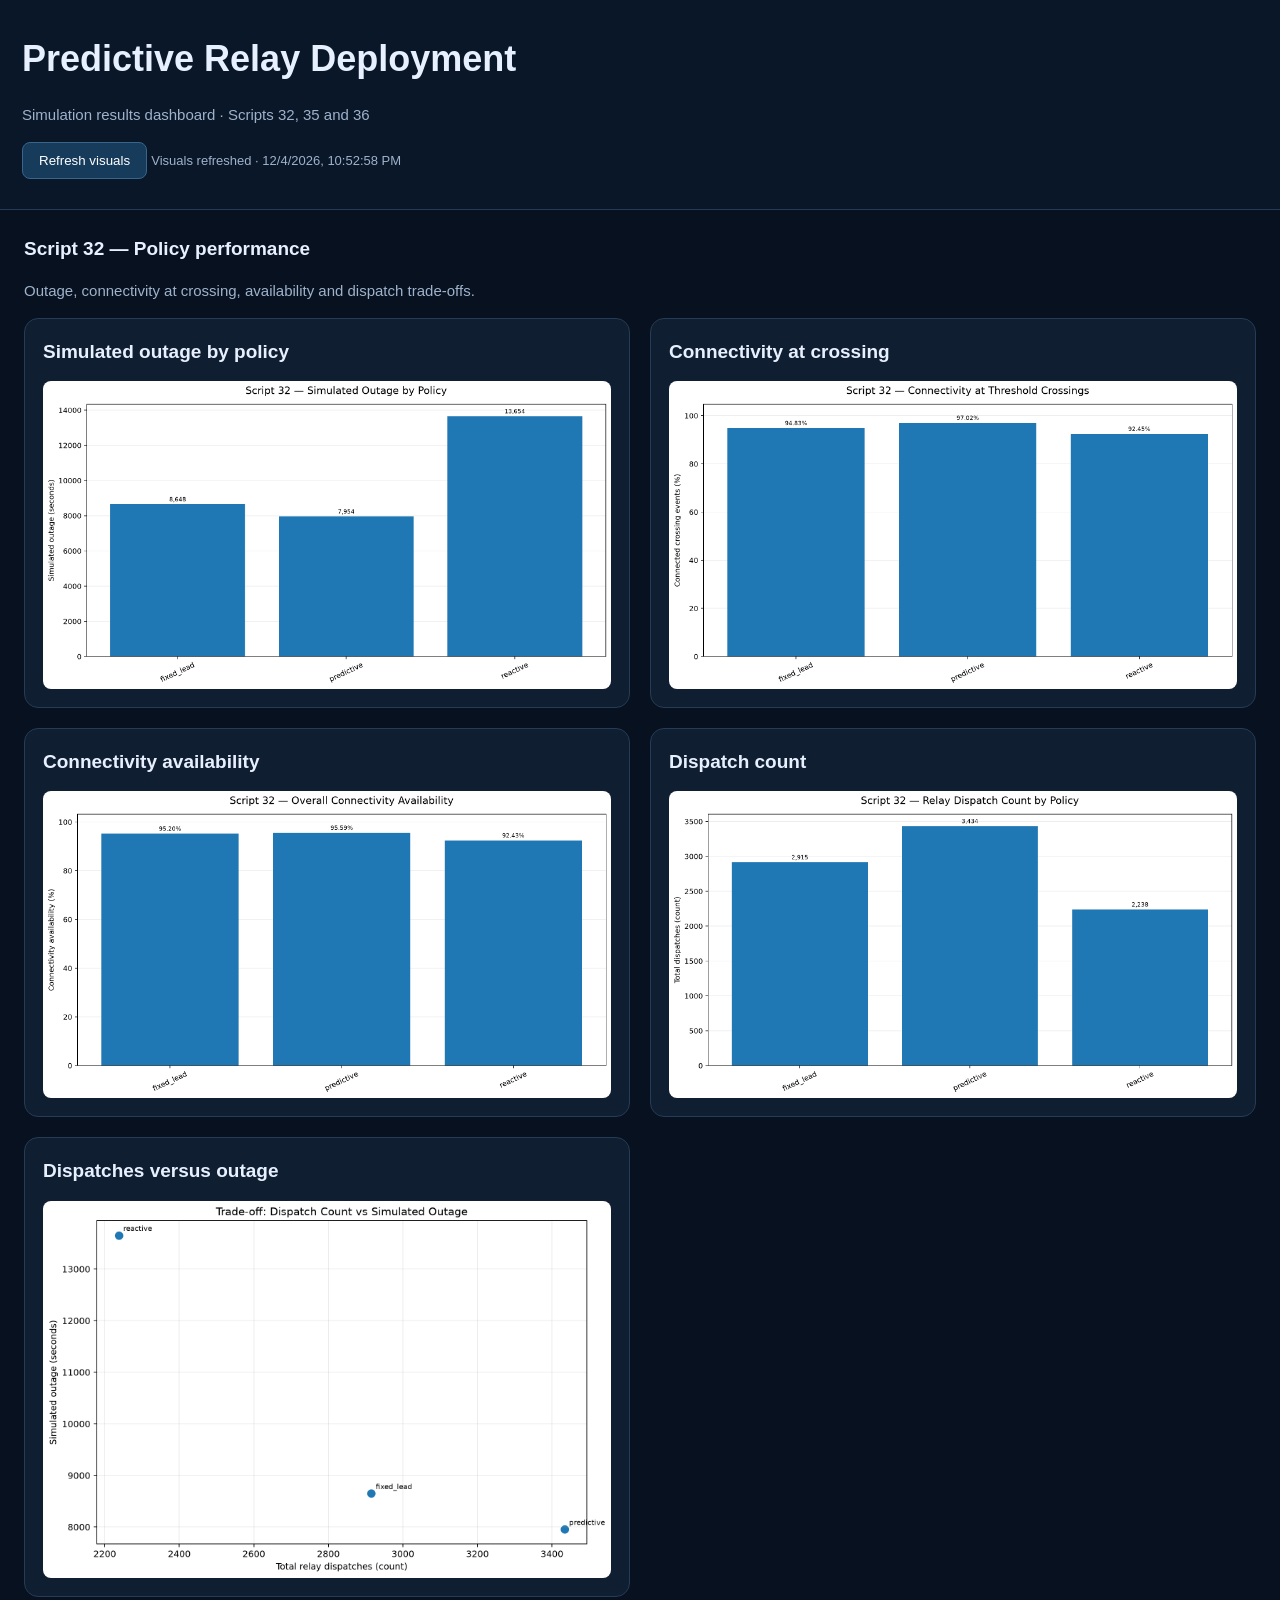
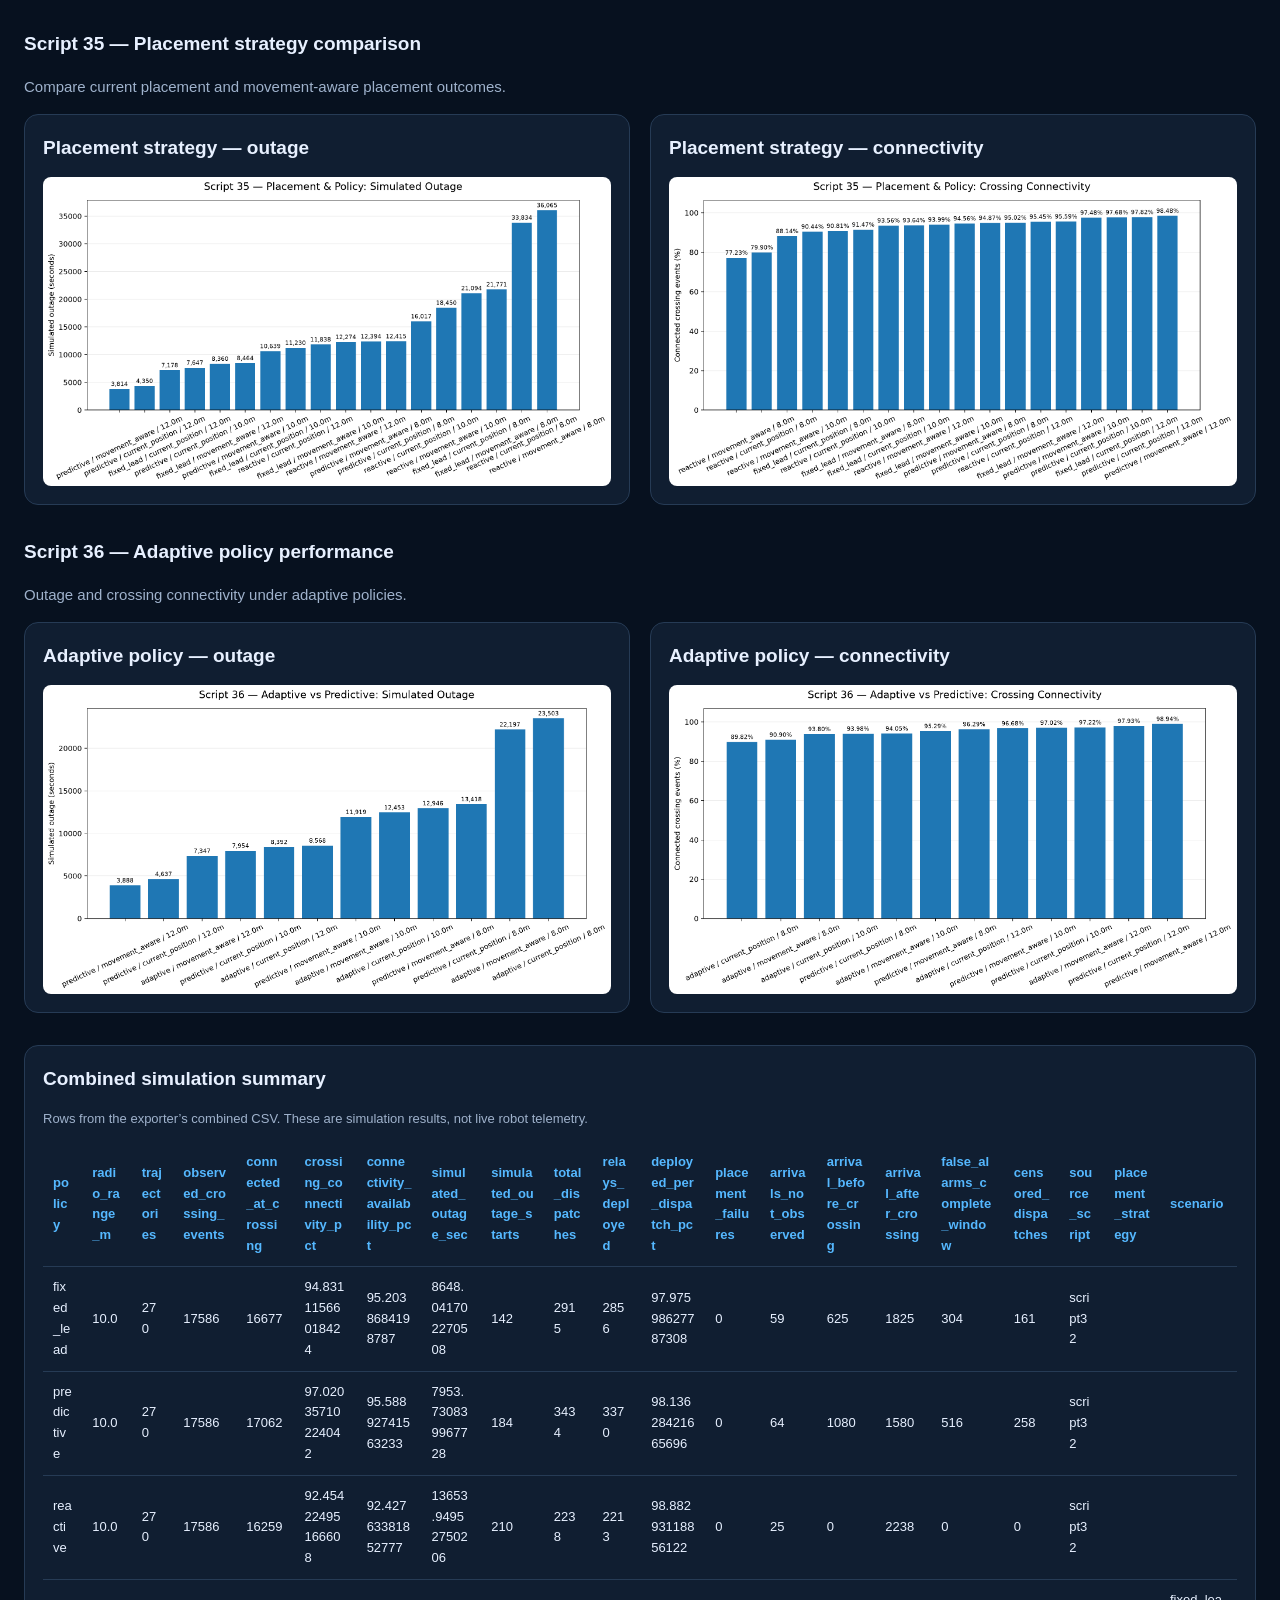
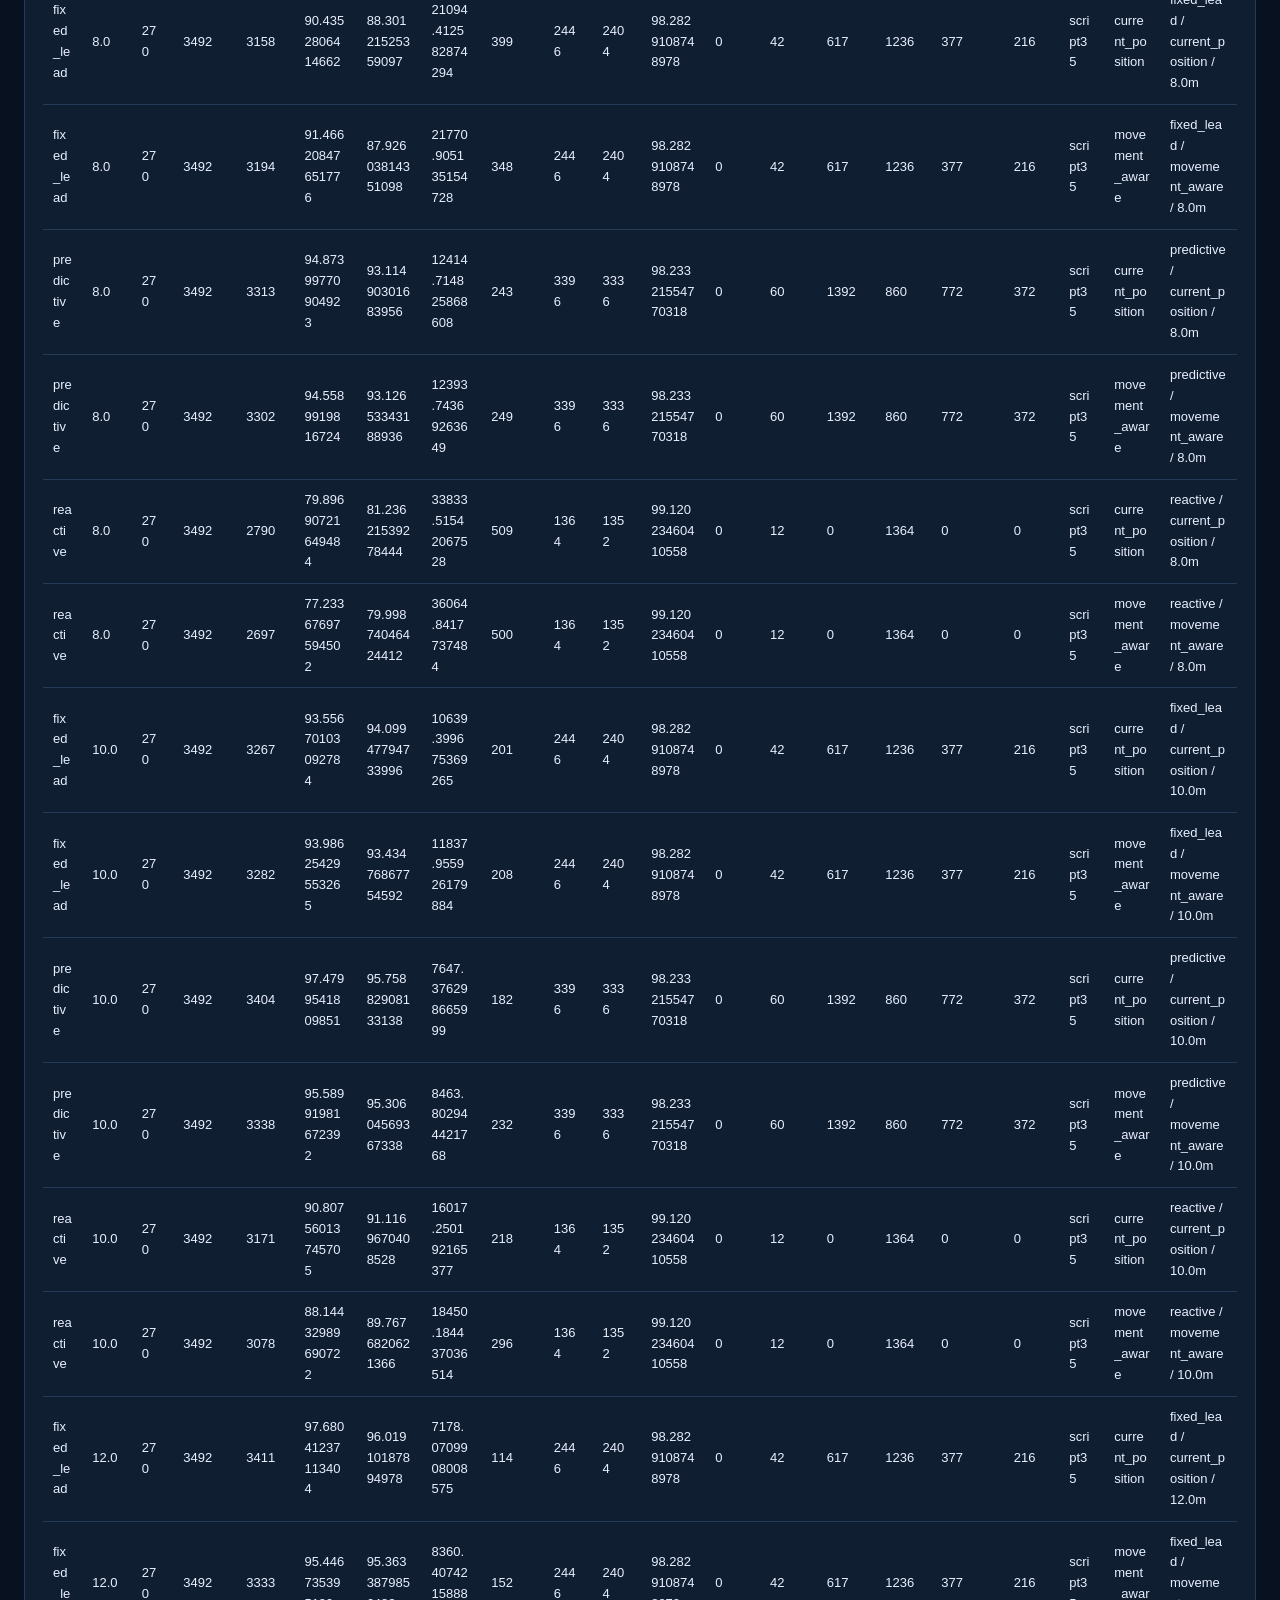
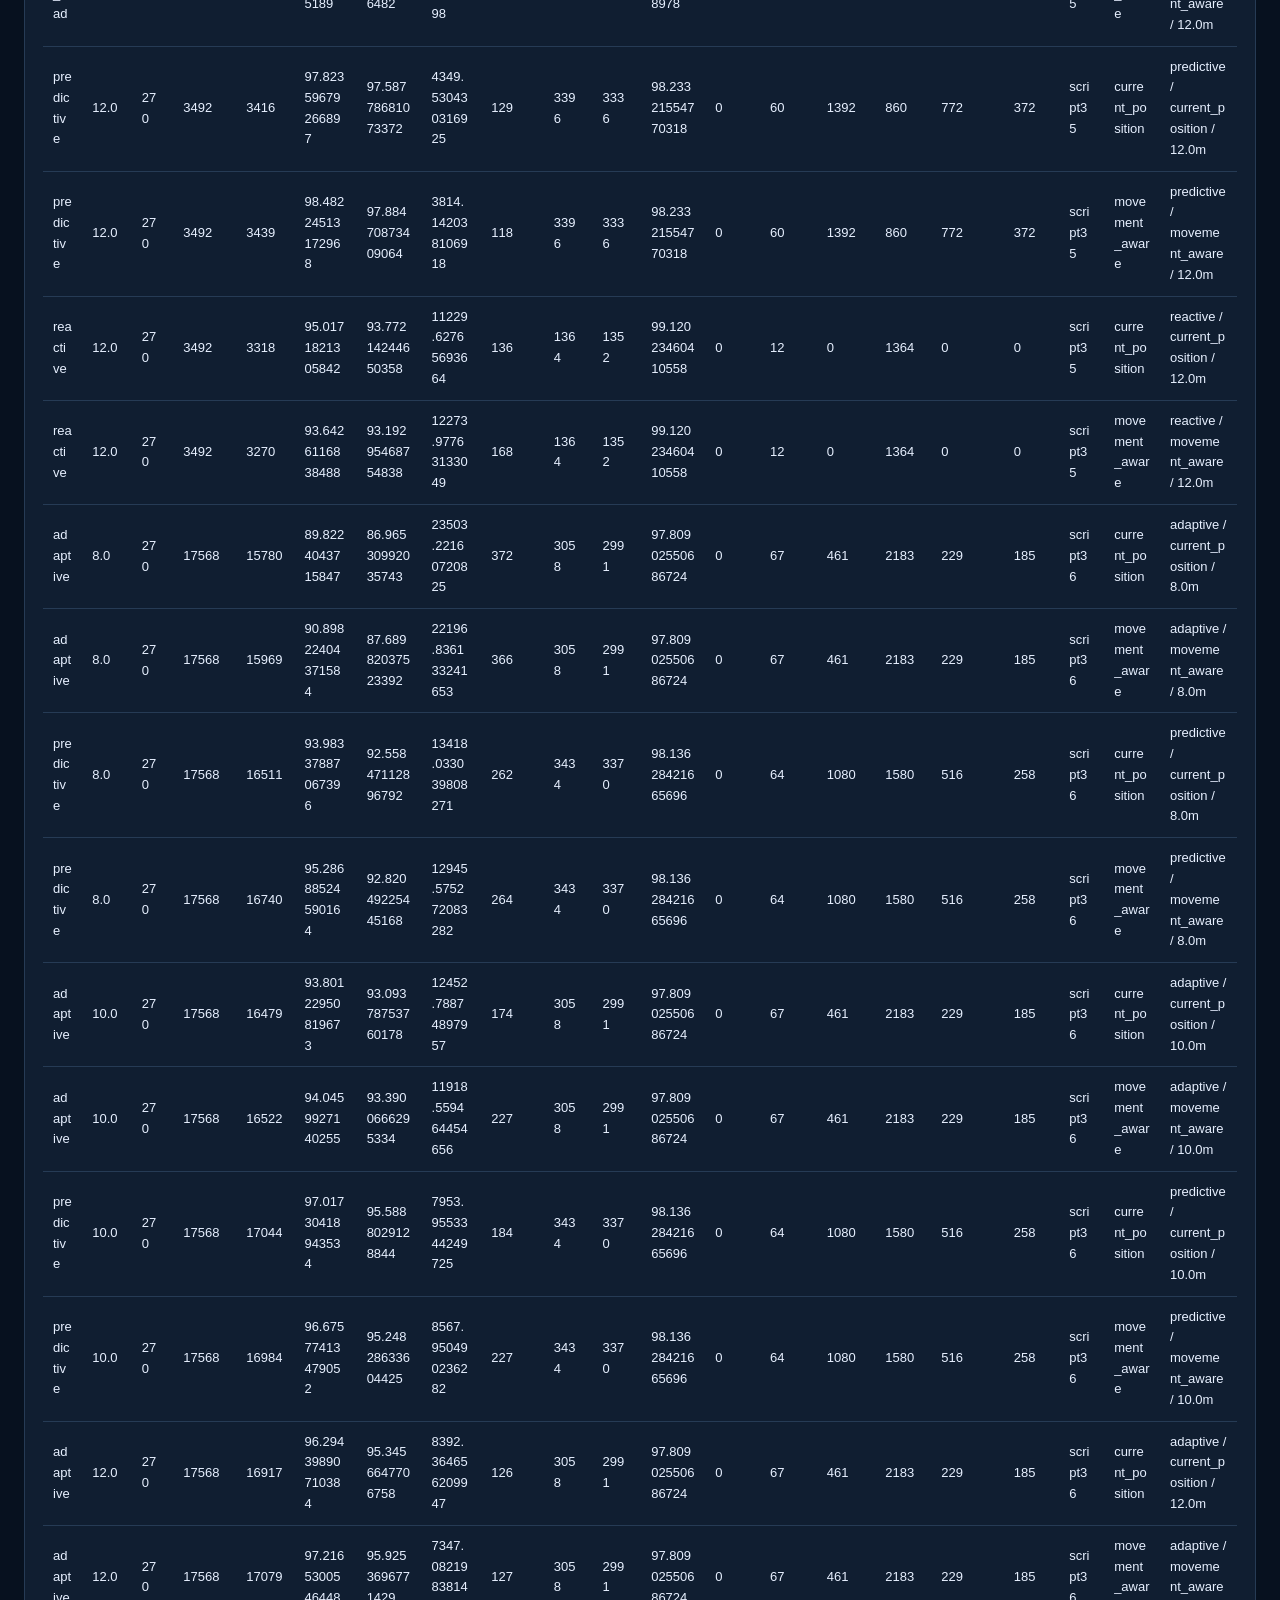
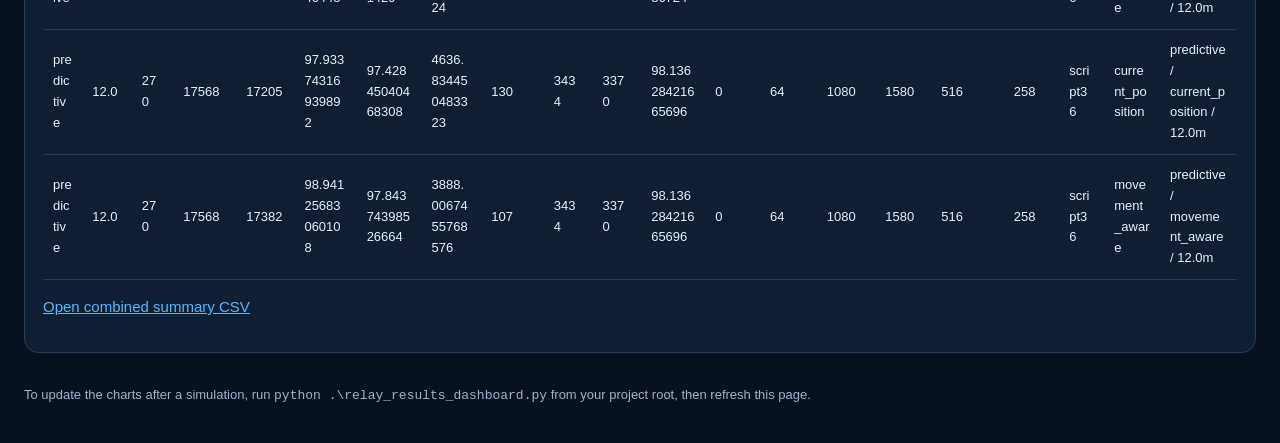
<file: dashboard/index.html>
﻿<!DOCTYPE html>
<html lang="en">
<head>
<meta charset="UTF-8">
<meta name="viewport" content="width=device-width, initial-scale=1">
<title>Predictive Relay Deployment Dashboard</title>
<style>
:root {
  color-scheme: dark;
  --bg: #07111f;
  --panel: #101e31;
  --border: #263b55;
  --text: #e7f0ff;
  --muted: #9fb2cc;
  --accent: #55b8ff;
}
* { box-sizing: border-box; }
body {
  margin: 0;
  background: var(--bg);
  color: var(--text);
  font: 15px/1.6 "Segoe UI", Arial, sans-serif;
}
header {
  padding: 30px max(22px, calc((100% - 1400px)/2));
  border-bottom: 1px solid var(--border);
  background: #0a1728;
}
h1 { margin: 0 0 8px; font-size: clamp(24px, 4vw, 36px); }
h2 { font-size: 19px; margin: 0 0 14px; }
p { color: var(--muted); }
main { max-width: 1440px; margin: auto; padding: 24px; }
.section { margin-bottom: 32px; }
.grid {
  display: grid;
  grid-template-columns: repeat(auto-fit, minmax(min(100%, 440px), 1fr));
  gap: 20px;
}
.card {
  min-width: 0;
  padding: 18px;
  background: var(--panel);
  border: 1px solid var(--border);
  border-radius: 14px;
}
.card img {
  display: block;
  width: 100%;
  height: auto;
  border-radius: 8px;
  background: white;
}
a { color: var(--accent); }
button {
  background: #173b5b;
  color: white;
  border: 1px solid #37658b;
  border-radius: 8px;
  padding: 10px 16px;
  cursor: pointer;
}
.note { font-size: 13px; color: var(--muted); }
table { width: 100%; border-collapse: collapse; font-size: 13px; }
th, td {
  text-align: left;
  padding: 10px;
  border-bottom: 1px solid var(--border);
  overflow-wrap: anywhere;
}
th { color: var(--accent); }
.table-wrap { overflow-x: auto; }
.status { color: #83e1ae; }
@media(max-width:600px) {
  main { padding: 14px; }
  header { padding: 22px 16px; }
  .card { padding: 12px; }
}
</style>
</head>
<body>
<header>
  <h1>Predictive Relay Deployment</h1>
  <p>Simulation results dashboard · Scripts 32, 35 and 36</p>
  <button onclick="refreshDashboard()">Refresh visuals</button>
  <span id="status" class="note"> Loading results…</span>
</header>
<main>
  <section class="section">
    <h2>Script 32 — Policy performance</h2>
    <p>Outage, connectivity at crossing, availability and dispatch trade-offs.</p>
    <div class="grid" id="script32"></div>
  </section>
  <section class="section">
    <h2>Script 35 — Placement strategy comparison</h2>
    <p>Compare current placement and movement-aware placement outcomes.</p>
    <div class="grid" id="script35"></div>
  </section>
  <section class="section">
    <h2>Script 36 — Adaptive policy performance</h2>
    <p>Outage and crossing connectivity under adaptive policies.</p>
    <div class="grid" id="script36"></div>
  </section>
  <section class="section">
    <div class="card">
      <h2>Combined simulation summary</h2>
      <p class="note">Rows from the exporter’s combined CSV. These are simulation results, not live robot telemetry.</p>
      <div id="summary" class="table-wrap">Loading CSV…</div>
      <p><a href="data/dashboard_combined_summary.csv" target="_blank">Open combined summary CSV</a></p>
    </div>
  </section>
  <p class="note">To update the charts after a simulation, run <code>python .\relay_results_dashboard.py</code> from your project root, then refresh this page.</p>
</main>
<script>
const charts = {
  script32: [
    ["01_script32_outage_by_policy.png", "Simulated outage by policy"],
    ["02_script32_crossing_connectivity.png", "Connectivity at crossing"],
    ["03_script32_connectivity_availability.png", "Connectivity availability"],
    ["04_script32_dispatch_count.png", "Dispatch count"],
    ["05_script32_dispatch_vs_outage.png", "Dispatches versus outage"]
  ],
  script35: [
    ["06_script35_placement_outage.png", "Placement strategy — outage"],
    ["07_script35_placement_connectivity.png", "Placement strategy — connectivity"]
  ],
  script36: [
    ["08_script36_adaptive_outage.png", "Adaptive policy — outage"],
    ["09_script36_adaptive_connectivity.png", "Adaptive policy — connectivity"]
  ]
};

function renderCharts() {
  for (const [group, items] of Object.entries(charts)) {
    const target = document.getElementById(group);
    target.innerHTML = "";
    for (const [file, title] of items) {
      const card = document.createElement("article");
      card.className = "card";
      const heading = document.createElement("h2");
      heading.textContent = title;
      const img = document.createElement("img");
      img.alt = title;
      img.loading = "lazy";
      img.src = "data/" + file + "?v=" + Date.now();
      img.onerror = () => {
        img.alt = "Chart could not be loaded: " + file;
        card.insertAdjacentHTML("beforeend",
          '<p class="note">Image unavailable. Rerun the exporter and verify the file path.</p>');
      };
      card.append(heading, img);
      target.append(card);
    }
  }
}

async function renderSummary() {
  const target = document.getElementById("summary");
  try {
    const response = await fetch("data/dashboard_combined_summary.csv?v=" + Date.now());
    if (!response.ok) throw new Error("HTTP " + response.status);
    const csv = await response.text();
    const rows = csv.trim().split(/\r?\n/).map(line => {
      const fields = [];
      let field = "", quoted = false;
      for (let i = 0; i < line.length; i++) {
        const c = line[i];
        if (c === '"' && quoted && line[i + 1] === '"') {
          field += '"'; i++;
        } else if (c === '"') quoted = !quoted;
        else if (c === "," && !quoted) {
          fields.push(field); field = "";
        } else field += c;
      }
      fields.push(field);
      return fields;
    });
    if (rows.length < 2) throw new Error("CSV has no data rows");
    const table = document.createElement("table");
    const thead = document.createElement("thead");
    const header = document.createElement("tr");
    rows[0].forEach(value => {
      const th = document.createElement("th");
      th.textContent = value;
      header.append(th);
    });
    thead.append(header);
    const tbody = document.createElement("tbody");
    rows.slice(1, 101).forEach(row => {
      const tr = document.createElement("tr");
      rows[0].forEach((_, i) => {
        const td = document.createElement("td");
        td.textContent = row[i] ?? "";
        tr.append(td);
      });
      tbody.append(tr);
    });
    table.append(thead, tbody);
    target.replaceChildren(table);
    if (rows.length > 101) {
      const note = document.createElement("p");
      note.className = "note";
      note.textContent = "Showing the first 100 data rows of " + (rows.length - 1) + ". Open the CSV for all rows.";
      target.append(note);
    }
  } catch (error) {
    target.textContent = "Could not load the summary CSV: " + error.message;
  }
}

async function refreshDashboard() {
  document.getElementById("status").textContent = "Refreshing…";
  renderCharts();
  await renderSummary();
  document.getElementById("status").textContent =
    "Visuals refreshed · " + new Date().toLocaleString();
}
refreshDashboard();
</script>
</body>
</html>
</file>
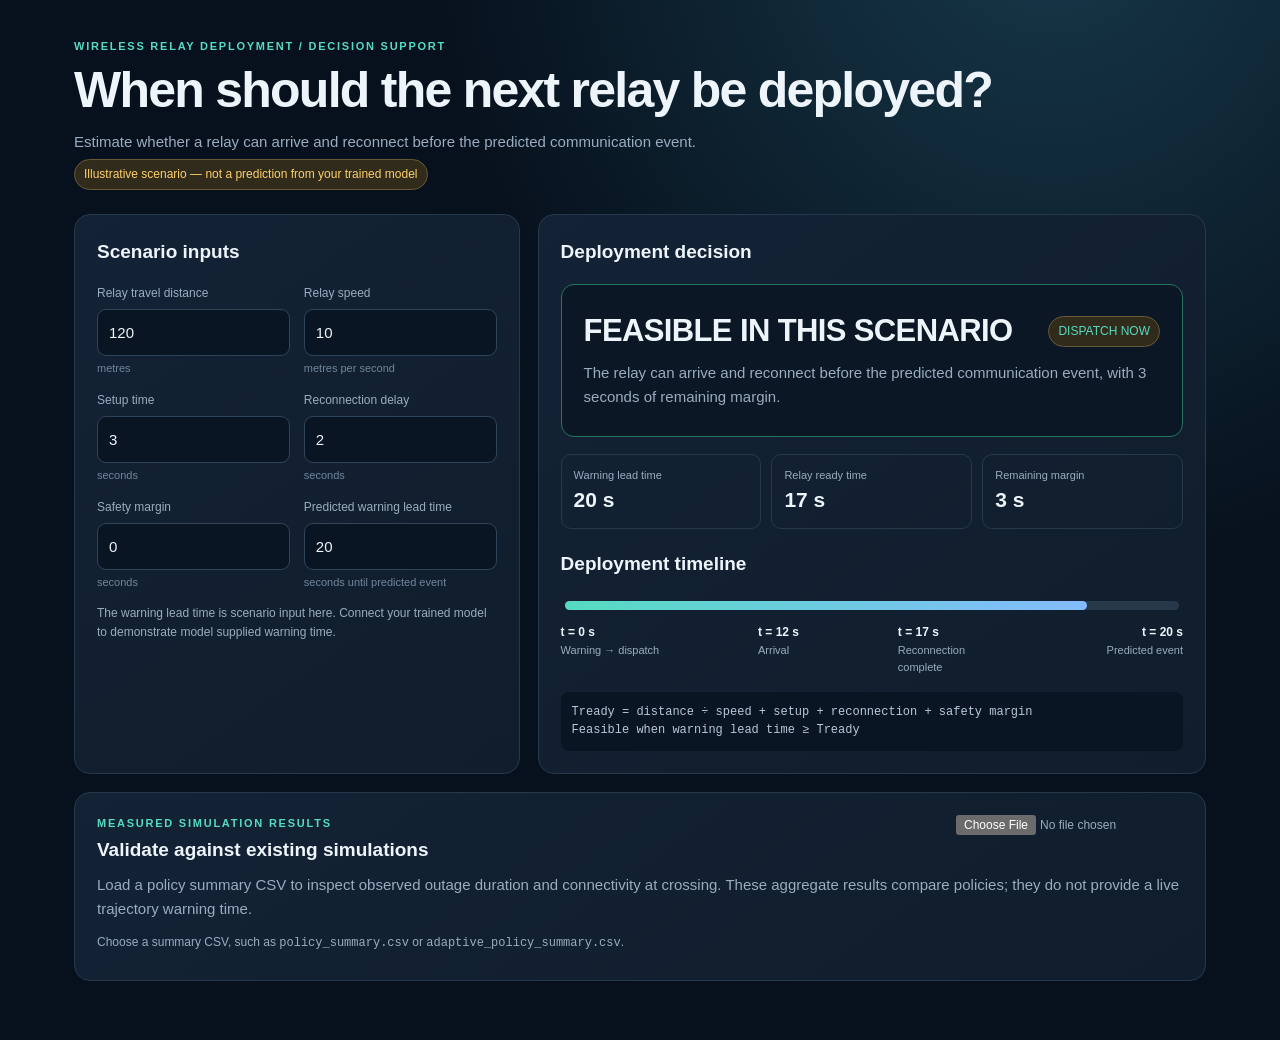
<file: relay_dashboard/dashboard/index.html>
﻿<!doctype html>
<html lang="en">
<head>
<meta charset="utf-8"><meta name="viewport" content="width=device-width,initial-scale=1">
<title>Predictive Relay Deployment Simulator</title>
<style>
:root{color-scheme:dark;--bg:#07111d;--panel:#101d2c;--line:#26384b;--muted:#9aacc0;--text:#edf4fa;--teal:#55dbc1;--amber:#ffd06a;--red:#ff7d79;--blue:#85baff}
*{box-sizing:border-box}body{margin:0;background:radial-gradient(ellipse at 82% -10%,#17394a 0,transparent 42%),var(--bg);color:var(--text);font:15px/1.55 "Segoe UI",Arial,sans-serif}main{max-width:1180px;margin:auto;padding:38px 24px 60px}header{margin-bottom:24px}.eyebrow{font-size:11px;letter-spacing:.16em;color:var(--teal);font-weight:700}h1{font-size:clamp(30px,5vw,50px);line-height:1.1;margin:8px 0 12px;letter-spacing:-.035em}h2{font-size:19px;margin:0 0 18px}p{color:var(--muted);margin:6px 0}.badge{display:inline-block;border:1px solid #665936;background:#302b1b;color:var(--amber);padding:5px 9px;border-radius:20px;font-size:12px}.layout{display:grid;grid-template-columns: minmax(280px,.8fr) minmax(0,1.2fr);gap:18px}.card{background:linear-gradient(145deg,#132235,var(--panel));border:1px solid var(--line);border-radius:16px;padding:22px;min-width:0}.inputs{display:grid;grid-template-columns:1fr 1fr;gap:14px}.field label{display:block;font-size:12px;color:var(--muted);margin-bottom:6px}.field input{width:100%;padding:11px;background:#091522;border:1px solid #304459;border-radius:9px;color:var(--text);font:inherit}.field input:focus{outline:2px solid #55dbc166;border-color:var(--teal)}.unit{font-size:11px;color:#71869d;margin-top:4px}.decision{padding:22px;border-radius:13px;background:#0b1724;border:1px solid var(--line);margin-bottom:17px}.decision-top{display:flex;justify-content:space-between;gap:12px;align-items:center}.decision strong{font-size:clamp(22px,3vw,31px);letter-spacing:-.02em}.decision.feasible{border-color:#237561}.decision.prepare{border-color:#8c702f}.decision.wait{border-color:#893d40}.decision small{color:var(--muted)}.stats{display:grid;grid-template-columns:repeat(3,1fr);gap:10px}.stat{padding:12px;border:1px solid var(--line);border-radius:10px}.stat span{display:block;color:var(--muted);font-size:11px}.stat b{font-size:21px}.timeline{margin-top:20px}.track{height:9px;background:#263849;border-radius:99px;position:relative;margin:22px 4px 13px}.fill{height:100%;border-radius:99px;background:linear-gradient(90deg,var(--teal),var(--blue));width:0}.ticks{display:flex;justify-content:space-between;gap:8px}.tick{font-size:11px;color:var(--muted);max-width:110px}.tick b{display:block;color:var(--text);font-size:12px}.tick:last-child{text-align:right}.formula{font-family:ui-monospace,monospace;font-size:12px;padding:11px;background:#091522;border-radius:8px;color:#b7c8d9;margin-top:16px;overflow-wrap:anywhere}.section{margin-top:18px}.validation-head{display:flex;align-items:start;justify-content:space-between;gap:14px}.validation-head input{max-width:250px;color:var(--muted);font-size:12px}.results{margin-top:15px;display:grid;grid-template-columns:repeat(3,1fr);gap:10px}.result{border-top:1px solid var(--line);padding-top:10px}.result span{display:block;color:var(--muted);font-size:11px}.result b{font-size:19px}.note{font-size:12px;color:var(--muted);margin-top:13px}.error{color:var(--red)}.green{color:var(--teal)}.yellow{color:var(--amber)}.red{color:var(--red)}details{margin-top:16px}summary{cursor:pointer;color:var(--blue)}table{width:100%;border-collapse:collapse;font-size:12px;margin-top:10px}td,th{text-align:left;padding:8px;border-bottom:1px solid var(--line)}th{color:var(--teal)}.sr{position:absolute;left:-9999px}
@media(max-width:760px){main{padding:24px 15px}.layout{grid-template-columns:1fr}.card{padding:17px}.stats{grid-template-columns:1fr 1fr}.results{grid-template-columns:1fr 1fr}.validation-head{display:block}}
</style>
</head>
<body><main>
<header><div class="eyebrow">WIRELESS RELAY DEPLOYMENT / DECISION SUPPORT</div><h1>When should the next relay be deployed?</h1><p>Estimate whether a relay can arrive and reconnect before the predicted communication event.</p><span class="badge">Illustrative scenario — not a prediction from your trained model</span></header>
<div class="layout">
<section class="card"><h2>Scenario inputs</h2><div class="inputs">
<div class="field"><label for="distance">Relay travel distance</label><input id="distance" type="number" min="0" step=".1" value="120"><div class="unit">metres</div></div>
<div class="field"><label for="speed">Relay speed</label><input id="speed" type="number" min=".01" step=".1" value="10"><div class="unit">metres per second</div></div>
<div class="field"><label for="setup">Setup time</label><input id="setup" type="number" min="0" step=".1" value="3"><div class="unit">seconds</div></div>
<div class="field"><label for="reconnect">Reconnection delay</label><input id="reconnect" type="number" min="0" step=".1" value="2"><div class="unit">seconds</div></div>
<div class="field"><label for="safety">Safety margin</label><input id="safety" type="number" min="0" step=".1" value="0"><div class="unit">seconds</div></div>
<div class="field"><label for="warning">Predicted warning lead time</label><input id="warning" type="number" min="0" step=".1" value="20"><div class="unit">seconds until predicted event</div></div></div>
<p class="note">The warning lead time is scenario input here. Connect your trained model to demonstrate model supplied warning time.</p></section>
<section class="card"><h2>Deployment decision</h2><div id="decision" class="decision feasible"><div class="decision-top"><strong id="headline">FEASIBLE IN THIS SCENARIO</strong><span id="dispatch" class="badge">DISPATCH NOW</span></div><p id="explanation"></p></div>
<div class="stats"><div class="stat"><span>Warning lead time</span><b id="warningOut">—</b></div><div class="stat"><span>Relay ready time</span><b id="readyOut">—</b></div><div class="stat"><span>Remaining margin</span><b id="marginOut">—</b></div></div>
<div class="timeline"><h2 style="margin:20px 0 0">Deployment timeline</h2><div class="track"><div id="fill" class="fill"></div></div><div class="ticks"><div class="tick"><b>t = 0 s</b>Warning → dispatch</div><div class="tick"><b id="arrivalAt">—</b>Arrival</div><div class="tick"><b id="readyAt">—</b>Reconnection complete</div><div class="tick"><b id="eventAt">—</b>Predicted event</div></div></div>
<div class="formula">Tready = distance ÷ speed + setup + reconnection + safety margin<br>Feasible when warning lead time ≥ Tready</div></section></div>
<section class="card section"><div class="validation-head"><div><div class="eyebrow">MEASURED SIMULATION RESULTS</div><h2 style="margin:3px 0">Validate against existing simulations</h2></div><input id="csv" type="file" accept=".csv,text/csv" aria-label="Select a simulation summary CSV"></div><p>Load a policy summary CSV to inspect observed outage duration and connectivity at crossing. These aggregate results compare policies; they do not provide a live trajectory warning time.</p><div id="validation"><p class="note">Choose a summary CSV, such as <code>policy_summary.csv</code> or <code>adaptive_policy_summary.csv</code>.</p></div></section>
</main>
<script>
const $=id=>document.getElementById(id), ids=["distance","speed","setup","reconnect","safety","warning"];
function num(id){return Number($(id).value)}
function fmt(n){return Number.isFinite(n)?n.toLocaleString(undefined,{maximumFractionDigits:1}):"—"}
function update(){const D=num("distance"),V=num("speed"),S=num("setup"),R=num("reconnect"),M=num("safety"),W=num("warning");const valid=[D,V,S,R,M,W].every(Number.isFinite)&&D>=0&&V>0&&S>=0&&R>=0&&M>=0&&W>=0;const travel=D/V,ready=travel+S+R+M,margin=W-ready, feasible=valid&&margin>=0;
$("warningOut").textContent=valid?fmt(W)+" s":"—";$("readyOut").textContent=valid?fmt(ready)+" s":"—";$("marginOut").textContent=valid?fmt(margin)+" s":"—";
$("arrivalAt").textContent=valid?"t = "+fmt(travel)+" s":"—";$("readyAt").textContent=valid?"t = "+fmt(travel+S+R)+" s":"—";$("eventAt").textContent=valid?"t = "+fmt(W)+" s":"—";
$("fill").style.width=valid?Math.max(0,Math.min(100,ready/Math.max(W,ready,1)*100))+"%":"0%";
const box=$("decision");box.className="decision "+(feasible?"feasible":"wait");$("headline").textContent=feasible?"FEASIBLE IN THIS SCENARIO":valid?"RELAY WILL NOT ARRIVE IN TIME":"CHECK SCENARIO INPUTS";$("dispatch").textContent=feasible?"DISPATCH NOW":"DISPATCH NOW";$("explanation").textContent=valid?(feasible?"The relay can arrive and reconnect before the predicted communication event, with "+fmt(margin)+" seconds of remaining margin.":"Dispatch now: the relay needs "+fmt(Math.abs(margin))+" more seconds than the available warning lead time. Communication loss may occur before reconnection."):"Enter non-negative times and distance, and a relay speed greater than zero.";
$("dispatch").className="badge "+(feasible?"green":"red")
}
ids.forEach(id=>$(id).addEventListener("input",update));update();
function parse(text){const out=[];let row=[],cell="",q=false;for(let i=0;i<text.length;i++){let c=text[i];if(c==='"'&&q&&text[i+1]==='"'){cell+='"';i++}else if(c==='"')q=!q;else if(c===","&&!q){row.push(cell);cell=""}else if((c==="\n"||c==="\r")&&!q){if(c==="\r"&&text[i+1]==="\n")i++;row.push(cell);if(row.some(x=>x.trim()))out.push(row);row=[];cell=""}else cell+=c}if(cell||row.length){row.push(cell);out.push(row)}return out}
function find(cols,names){return cols.find(c=>names.some(n=>c.toLowerCase()===n||c.toLowerCase().includes(n)))}
$("csv").addEventListener("change",async e=>{const f=e.target.files[0];if(!f)return;const lines=parse(await f.text());if(lines.length<2){$("validation").innerHTML='<p class="error">CSV contains no data rows.</p>';return}const cols=lines[0].map(x=>x.trim()),rows=lines.slice(1).map(r=>Object.fromEntries(cols.map((c,i)=>[c,(r[i]||"").trim()])));const outage=find(cols,["simulated_outage_sec"]),connect=find(cols,["crossing_connectivity_pct"]),cross=find(cols,["connected_at_crossing"]),policy=find(cols,["policy"]);function mean(col){const a=rows.map(r=>Number(r[col])).filter(Number.isFinite);return a.length?a.reduce((x,y)=>x+y,0)/a.length:null}function show(x,s=""){return x===null?"Not present":fmt(x)+s}
let html='<div class="results"><div class="result"><span>Mean simulated outage</span><b>'+show(outage?mean(outage):null," s")+'</b></div><div class="result"><span>Mean crossing connectivity</span><b>'+show(connect?mean(connect):null,"%")+'</b></div><div class="result"><span>Connected-at-crossing count</span><b>'+show(cross?mean(cross):null)+'</b></div></div>';
html+='<p class="note">File: '+f.name.replace(/[&<>"']/g,c=>({"&":"&amp;","<":"&lt;",">":"&gt;",'"':"&quot;","'":"&#39;"}[c]))+' · '+rows.length+' rows. Aggregate policy metrics are descriptive validation, not a live prediction.</p>';
if(policy&&outage){const groups={};rows.forEach(r=>{const k=r[policy]||"Unspecified",v=Number(r[outage]);if(Number.isFinite(v))(groups[k]??=[]).push(v)});html+='<details><summary>Outage by policy</summary><table><thead><tr><th>Policy</th><th>Rows</th><th>Mean outage (s)</th></tr></thead><tbody>'+Object.entries(groups).map(([k,a])=>'<tr><td>'+k.replace(/[&<>]/g,c=>({"&":"&amp;","<":"&lt;",">":"&gt;"}[c]))+'</td><td>'+a.length+'</td><td>'+fmt(a.reduce((x,y)=>x+y,0)/a.length)+'</td></tr>').join("")+'</tbody></table></details>'}
$("validation").innerHTML=html
});
</script></body></html>
</file>
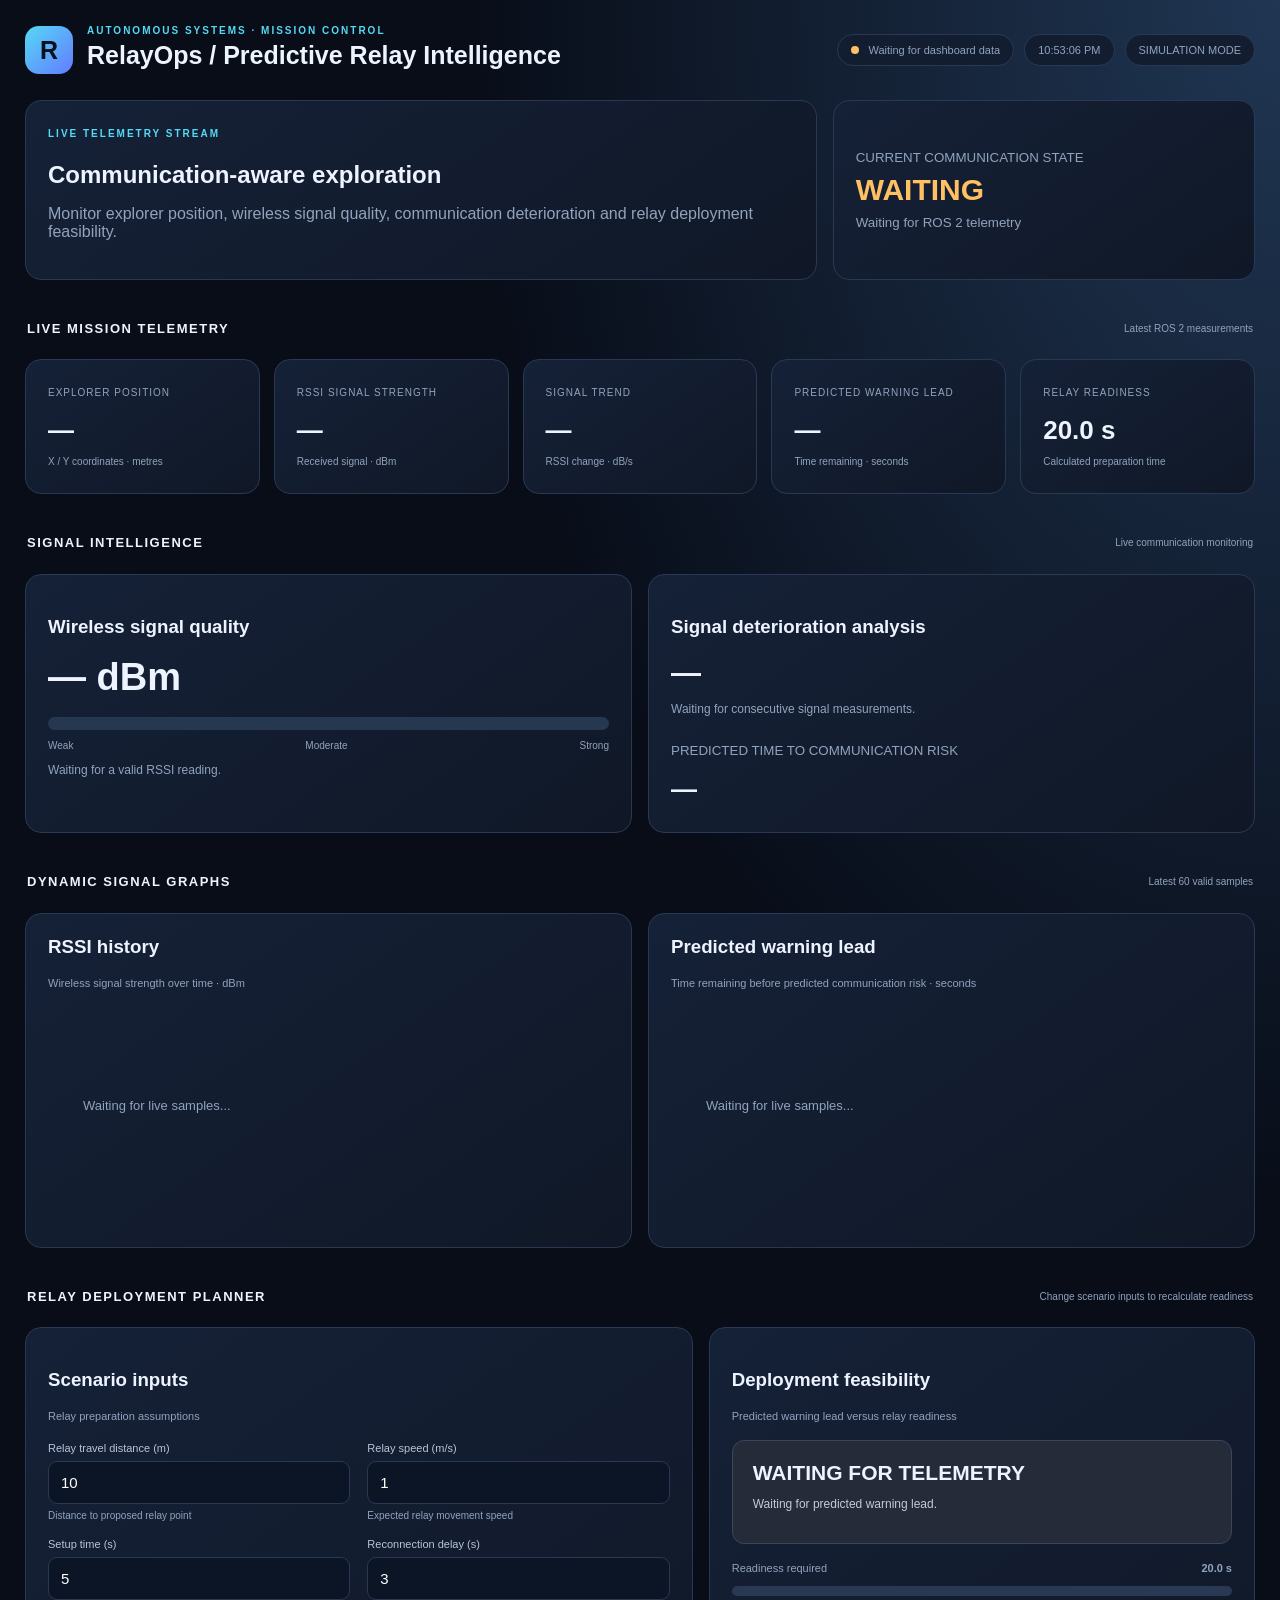
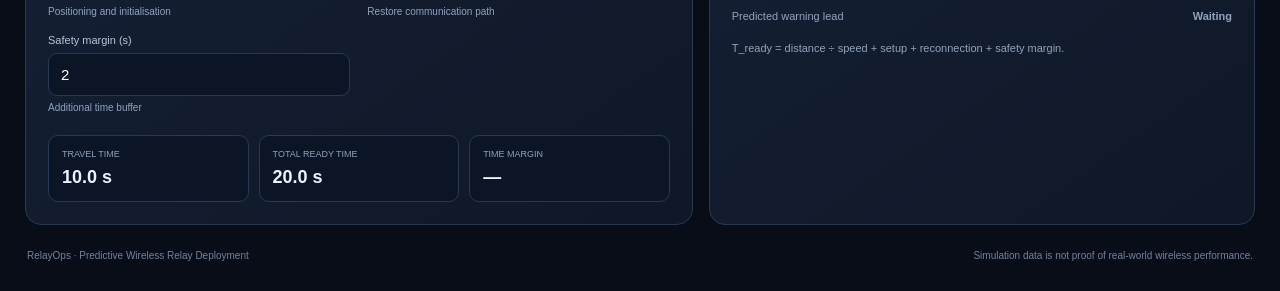
<file: ros2_ws/src/relay_robot_bringup/dashboard/index.html>
<!DOCTYPE html>
<html lang="en">
<head>
<meta charset="UTF-8">
<meta name="viewport" content="width=device-width, initial-scale=1.0">

<title>RelayOps | Predictive Relay Intelligence</title>

<style>
:root {
    --bg: #080d18;
    --panel: #121d30;
    --panel2: #0b1526;
    --border: #293953;
    --text: #edf4ff;
    --muted: #91a3bd;
    --cyan: #55d9f5;
    --green: #45d6a0;
    --amber: #ffc064;
    --red: #ff7182;
    --purple: #b69aff;
}

* {
    box-sizing: border-box;
}

body {
    margin: 0;
    padding: 25px;
    background: radial-gradient(ellipse at top right, #203653, transparent 45%), var(--bg);
    color: var(--text);
    font-family: Inter, Arial, sans-serif;
}

.container {
    max-width: 1450px;
    margin: auto;
}

header {
    display: flex;
    justify-content: space-between;
    align-items: center;
    gap: 15px;
    flex-wrap: wrap;
    margin-bottom: 25px;
}

.brand {
    display: flex;
    align-items: center;
    gap: 14px;
}

.logo {
    width: 48px;
    height: 48px;
    display: grid;
    place-items: center;
    border-radius: 14px;
    background: linear-gradient(135deg, var(--cyan), #637bff);
    color: #07111e;
    font-size: 25px;
    font-weight: 900;
}

.eyebrow {
    color: var(--cyan);
    font-size: 10px;
    letter-spacing: 2px;
    font-weight: bold;
}

h1 {
    font-size: 25px;
    margin: 5px 0;
}

.pills {
    display: flex;
    gap: 10px;
    flex-wrap: wrap;
}

.pill {
    background: var(--panel);
    border: 1px solid var(--border);
    padding: 9px 13px;
    border-radius: 30px;
    color: var(--muted);
    font-size: 11px;
}

.dot {
    display: inline-block;
    width: 8px;
    height: 8px;
    background: var(--amber);
    border-radius: 50%;
    margin-right: 6px;
}

.panel {
    background: linear-gradient(145deg, #152137, #101827);
    border: 1px solid var(--border);
    border-radius: 16px;
    padding: 22px;
    min-width: 0;
}

.hero {
    display: grid;
    grid-template-columns: 1.5fr 0.8fr;
    gap: 16px;
}

.hero h2 {
    margin-bottom: 8px;
}

.muted {
    color: var(--muted);
}

.hero-status {
    display: flex;
    flex-direction: column;
    justify-content: center;
}

.status {
    font-size: 30px;
    font-weight: 900;
    margin: 8px 0;
    color: var(--amber);
}

.section-title {
    display: flex;
    justify-content: space-between;
    align-items: center;
    gap: 10px;
    margin: 30px 2px 13px;
    flex-wrap: wrap;
}

.section-title h2 {
    font-size: 13px;
    letter-spacing: 1.5px;
}

.section-title span {
    color: var(--muted);
    font-size: 10px;
}

/* TELEMETRY */

.metrics {
    display: grid;
    grid-template-columns: repeat(5, minmax(0, 1fr));
    gap: 14px;
}

.metric {
    min-height: 135px;
}

.metric label {
    color: var(--muted);
    font-size: 10px;
    letter-spacing: 1px;
}

.metric-value {
    font-size: 26px;
    font-weight: 850;
    margin: 15px 0 5px;
    overflow-wrap: anywhere;
}

.metric small {
    color: var(--muted);
    font-size: 10px;
}

/* RSSI SIGNAL PANEL */

.signal-panel {
    display: grid;
    grid-template-columns: 1fr 1fr;
    gap: 16px;
}

.signal-value {
    font-size: 38px;
    font-weight: 900;
    margin: 12px 0 4px;
}

.signal-bar {
    width: 100%;
    height: 13px;
    background: #263750;
    border-radius: 20px;
    overflow: hidden;
    margin: 18px 0 10px;
}

.signal-fill {
    height: 100%;
    width: 0%;
    border-radius: 20px;
    background: var(--green);
    transition: width .4s ease, background .4s ease;
}

.signal-labels {
    display: flex;
    justify-content: space-between;
    color: var(--muted);
    font-size: 10px;
}

.signal-description {
    font-size: 12px;
    color: var(--muted);
    margin-top: 12px;
}

.trend-value {
    font-size: 30px;
    font-weight: 850;
    margin: 15px 0 5px;
}

/* CHARTS */

.charts {
    display: grid;
    grid-template-columns: 1fr 1fr;
    gap: 16px;
}

.chart-panel {
    min-height: 310px;
}

.chart-panel h3 {
    margin-top: 0;
}

.chart-subtitle {
    color: var(--muted);
    font-size: 11px;
}

canvas {
    display: block;
    width: 100%;
    height: 225px;
}

/* RELAY PLANNER */

.planner {
    display: grid;
    grid-template-columns: 1.1fr .9fr;
    gap: 16px;
}

.inputs {
    display: grid;
    grid-template-columns: 1fr 1fr;
    gap: 17px;
    margin-top: 20px;
}

.field label {
    display: block;
    font-size: 11px;
    color: #b7c5da;
    margin-bottom: 7px;
}

.field input {
    width: 100%;
    padding: 12px;
    border: 1px solid var(--border);
    border-radius: 9px;
    background: var(--panel2);
    color: white;
    font-size: 15px;
}

.field small {
    display: block;
    color: var(--muted);
    font-size: 10px;
    margin-top: 6px;
}

.calculations {
    display: grid;
    grid-template-columns: repeat(3, 1fr);
    gap: 10px;
    margin-top: 22px;
}

.calc-card {
    background: var(--panel2);
    border: 1px solid var(--border);
    border-radius: 10px;
    padding: 13px;
    min-width: 0;
}

.calc-card small {
    display: block;
    color: var(--muted);
    font-size: 9px;
}

.calc-card strong {
    display: block;
    margin-top: 8px;
    font-size: 18px;
    overflow-wrap: anywhere;
}

/* DEPLOYMENT */

.decision-banner {
    padding: 20px;
    border-radius: 12px;
    background: #252b38;
    border: 1px solid #3a465c;
    margin: 18px 0;
}

.decision-banner strong {
    font-size: 21px;
}

.decision-banner p {
    font-size: 12px;
    color: #c2cadd;
}

.progress {
    height: 10px;
    background: #293953;
    border-radius: 20px;
    overflow: hidden;
    margin: 12px 0;
}

.progress-fill {
    height: 100%;
    width: 0%;
    background: linear-gradient(90deg, var(--green), var(--amber), var(--red));
    transition: width .3s ease;
}

.deployment-info {
    display: flex;
    justify-content: space-between;
    color: var(--muted);
    font-size: 11px;
    margin-top: 14px;
}

footer {
    display: flex;
    justify-content: space-between;
    gap: 12px;
    flex-wrap: wrap;
    color: #71839e;
    font-size: 10px;
    margin: 25px 2px 5px;
}

@media(max-width: 1100px) {
    .metrics {
        grid-template-columns: repeat(3, 1fr);
    }

    .planner {
        grid-template-columns: 1fr;
    }
}

@media(max-width: 760px) {
    body {
        padding: 15px;
    }

    .hero,
    .signal-panel,
    .charts {
        grid-template-columns: 1fr;
    }

    .metrics {
        grid-template-columns: repeat(2, 1fr);
    }
}

@media(max-width: 480px) {
    .metrics,
    .inputs {
        grid-template-columns: 1fr;
    }

    .calculations {
        grid-template-columns: 1fr 1fr;
    }
}
</style>
</head>

<body>

<main class="container">

<header>
    <div class="brand">
        <div class="logo">R</div>
        <div>
            <div class="eyebrow">AUTONOMOUS SYSTEMS · MISSION CONTROL</div>
            <h1>RelayOps / Predictive Relay Intelligence</h1>
        </div>
    </div>

    <div class="pills">
        <div class="pill">
            <span class="dot" id="connectionDot"></span>
            <span id="connection">Connecting to ROS 2...</span>
        </div>
        <div class="pill" id="clock">--:--:--</div>
        <div class="pill">SIMULATION MODE</div>
    </div>
</header>

<!-- HERO -->

<section class="hero">

    <div class="panel">
        <span class="eyebrow">LIVE TELEMETRY STREAM</span>
        <h2>Communication-aware exploration</h2>
        <p class="muted">
            Monitor explorer position, wireless signal quality,
            communication deterioration and relay deployment feasibility.
        </p>
    </div>

    <div class="panel hero-status">
        <small class="muted">CURRENT COMMUNICATION STATE</small>
        <div class="status" id="heroRisk">WAITING</div>
        <small class="muted" id="heroSub">
            Waiting for ROS 2 telemetry
        </small>
    </div>

</section>

<!-- TELEMETRY -->

<div class="section-title">
    <h2>LIVE MISSION TELEMETRY</h2>
    <span>Latest ROS 2 measurements</span>
</div>

<section class="metrics">

    <div class="panel metric">
        <label>EXPLORER POSITION</label>
        <div class="metric-value" id="position">—</div>
        <small>X / Y coordinates · metres</small>
    </div>

    <div class="panel metric">
        <label>RSSI SIGNAL STRENGTH</label>
        <div class="metric-value" id="rssi">—</div>
        <small>Received signal · dBm</small>
    </div>

    <div class="panel metric">
        <label>SIGNAL TREND</label>
        <div class="metric-value" id="gradient">—</div>
        <small>RSSI change · dB/s</small>
    </div>

    <div class="panel metric">
        <label>PREDICTED WARNING LEAD</label>
        <div class="metric-value" id="warning">—</div>
        <small>Time remaining · seconds</small>
    </div>

    <div class="panel metric">
        <label>RELAY READINESS</label>
        <div class="metric-value" id="readinessMetric">20.0 s</div>
        <small>Calculated preparation time</small>
    </div>

</section>

<!-- SIGNAL INTELLIGENCE -->

<div class="section-title">
    <h2>SIGNAL INTELLIGENCE</h2>
    <span>Live communication monitoring</span>
</div>

<section class="signal-panel">

    <div class="panel">
        <h3>Wireless signal quality</h3>

        <div class="signal-value" id="signalBig">— dBm</div>

        <div class="signal-bar">
            <div class="signal-fill" id="signalFill"></div>
        </div>

        <div class="signal-labels">
            <span>Weak</span>
            <span>Moderate</span>
            <span>Strong</span>
        </div>

        <div class="signal-description" id="signalDescription">
            Waiting for a valid RSSI reading.
        </div>
    </div>

    <div class="panel">
        <h3>Signal deterioration analysis</h3>

        <div class="trend-value" id="trendBig">—</div>

        <div class="signal-description" id="trendDescription">
            Waiting for consecutive signal measurements.
        </div>

        <div style="margin-top:25px">
            <small class="muted">PREDICTED TIME TO COMMUNICATION RISK</small>
            <div class="metric-value" id="riskTime">—</div>
        </div>
    </div>

</section>

<!-- CHARTS -->

<div class="section-title">
    <h2>DYNAMIC SIGNAL GRAPHS</h2>
    <span>Latest 60 valid samples</span>
</div>

<section class="charts">

    <div class="panel chart-panel">
        <h3>RSSI history</h3>
        <p class="chart-subtitle">
            Wireless signal strength over time · dBm
        </p>
        <canvas id="rssiChart"></canvas>
    </div>

    <div class="panel chart-panel">
        <h3>Predicted warning lead</h3>
        <p class="chart-subtitle">
            Time remaining before predicted communication risk · seconds
        </p>
        <canvas id="leadChart"></canvas>
    </div>

</section>

<!-- RELAY PLANNER -->

<div class="section-title">
    <h2>RELAY DEPLOYMENT PLANNER</h2>
    <span>Change scenario inputs to recalculate readiness</span>
</div>

<section class="planner">

    <div class="panel">
        <h3>Scenario inputs</h3>

        <p class="muted" style="font-size:11px">
            Relay preparation assumptions
        </p>

        <div class="inputs">

            <div class="field">
                <label>Relay travel distance (m)</label>
                <input id="distance" type="number" min="0" value="10">
                <small>Distance to proposed relay point</small>
            </div>

            <div class="field">
                <label>Relay speed (m/s)</label>
                <input id="speed" type="number" min="0.01" value="1">
                <small>Expected relay movement speed</small>
            </div>

            <div class="field">
                <label>Setup time (s)</label>
                <input id="setup" type="number" min="0" value="5">
                <small>Positioning and initialisation</small>
            </div>

            <div class="field">
                <label>Reconnection delay (s)</label>
                <input id="reconnect" type="number" min="0" value="3">
                <small>Restore communication path</small>
            </div>

            <div class="field">
                <label>Safety margin (s)</label>
                <input id="safety" type="number" min="0" value="2">
                <small>Additional time buffer</small>
            </div>

        </div>

        <div class="calculations">

            <div class="calc-card">
                <small>TRAVEL TIME</small>
                <strong id="travelTime">10.0 s</strong>
            </div>

            <div class="calc-card">
                <small>TOTAL READY TIME</small>
                <strong id="totalTime">20.0 s</strong>
            </div>

            <div class="calc-card">
                <small>TIME MARGIN</small>
                <strong id="margin">—</strong>
            </div>

        </div>
    </div>

    <div class="panel">

        <h3>Deployment feasibility</h3>

        <p class="muted" style="font-size:11px">
            Predicted warning lead versus relay readiness
        </p>

        <div class="decision-banner" id="banner">
            <strong id="decision">WAITING FOR TELEMETRY</strong>
            <p id="recommendation">
                Waiting for predicted warning lead from ROS 2.
            </p>
        </div>

        <div class="deployment-info">
            <span>Readiness required</span>
            <b id="barLabel">20.0 s</b>
        </div>

        <div class="progress">
            <div class="progress-fill" id="fill"></div>
        </div>

        <div class="deployment-info">
            <span>Predicted warning lead</span>
            <b id="leadLabel">Waiting</b>
        </div>

        <p class="muted" style="font-size:11px;margin-top:20px">
            T_ready = distance ÷ speed + setup + reconnection + safety margin.
        </p>

    </div>

</section>

<footer>
    <span>RelayOps · Predictive Wireless Relay Deployment</span>
    <span>Simulation data is not proof of real-world wireless performance.</span>
</footer>

</main>

<script>

// --------------------------------------------------
// GLOBAL DATA
// --------------------------------------------------

const $ = id => document.getElementById(id);

let leadNow = null;

const historyData = {
    rssi: [],
    lead: []
};

let previousRssi = null;

// --------------------------------------------------
// HELPERS
// --------------------------------------------------

function number(value) {
    if (value === null || value === undefined || value === "") {
        return null;
    }

    const result = Number(value);

    return Number.isFinite(result) ? result : null;
}

function format(value, decimals = 1) {
    return value === null
        ? "—"
        : value.toFixed(decimals);
}

function addSample(array, value) {
    if (value === null) return;

    array.push(value);

    if (array.length > 60) {
        array.shift();
    }
}

// --------------------------------------------------
// PARSE RISK MESSAGE
// --------------------------------------------------

function parseRisk(value) {

    if (value && typeof value === "object") {
        return value;
    }

    if (typeof value === "string") {

        try {
            return JSON.parse(value);
        } catch (error) {
            return { RISK_STATUS: value };
        }
    }

    return {};
}

// --------------------------------------------------
// SIGNAL QUALITY
// --------------------------------------------------

function updateSignal(rssi) {

    if (rssi === null) {

        $("signalBig").textContent = "INVALID";

        $("signalDescription").textContent =
            "No valid RSSI reading available. Check the telemetry publisher.";

        $("signalFill").style.width = "0%";

        $("signalFill").style.background = "var(--red)";

        $("rssi").textContent = "INVALID";

        return;
    }

    $("signalBig").textContent = rssi.toFixed(1) + " dBm";

    $("rssi").textContent = rssi.toFixed(1) + " dBm";

    /*
       Illustrative display scale:
       -100 dBm = weak
       -50 dBm  = strong

       This is a visual scale, not a validated
       communication-failure threshold.
    */

    const percentage = Math.max(
        0,
        Math.min(100, ((rssi + 100) / 50) * 100)
    );

    $("signalFill").style.width = percentage + "%";

    let description;
    let color;

    if (rssi >= -60) {
        description = "Strong signal";
        color = "var(--green)";
    } else if (rssi >= -75) {
        description = "Moderate signal";
        color = "var(--amber)";
    } else {
        description = "Weak signal";
        color = "var(--red)";
    }

    $("signalFill").style.background = color;

    $("signalDescription").textContent = description;
}

// --------------------------------------------------
// SIGNAL TREND
// --------------------------------------------------

function updateTrend(gradient) {

    if (gradient === null) {

        $("trendBig").textContent = "—";

        $("gradient").textContent = "—";

        $("trendDescription").textContent =
            "Waiting for signal-gradient data.";

        return;
    }

    $("trendBig").textContent =
        gradient.toFixed(2) + " dB/s";

    $("gradient").textContent =
        gradient.toFixed(2) + " dB/s";

    if (gradient < -0.1) {

        $("trendDescription").textContent =
            "Signal is deteriorating.";

        $("trendBig").style.color = "var(--red)";

    } else if (gradient > 0.1) {

        $("trendDescription").textContent =
            "Signal is improving.";

        $("trendBig").style.color = "var(--green)";

    } else {

        $("trendDescription").textContent =
            "Signal is relatively stable.";

        $("trendBig").style.color = "var(--cyan)";
    }
}

// --------------------------------------------------
// RELAY READINESS CALCULATION
// --------------------------------------------------

function calculateReadiness() {

    const distance = number($("distance").value);
    const speed = number($("speed").value);
    const setup = number($("setup").value);
    const reconnect = number($("reconnect").value);
    const safety = number($("safety").value);

    const values = [distance, speed, setup, reconnect, safety];

    if (
        values.some(v => v === null || v < 0) ||
        speed <= 0
    ) {

        $("travelTime").textContent = "Invalid";
        $("totalTime").textContent = "—";
        $("readinessMetric").textContent = "—";

        return;
    }

    const travel = distance / speed;

    const ready = travel + setup + reconnect + safety;

    const margin = leadNow === null
        ? null
        : leadNow - ready;

    $("travelTime").textContent =
        travel.toFixed(1) + " s";

    $("totalTime").textContent =
        ready.toFixed(1) + " s";

    $("readinessMetric").textContent =
        ready.toFixed(1) + " s";

    $("margin").textContent =
        margin === null
            ? "—"
            : (margin >= 0 ? "+" : "") +
              margin.toFixed(1) + " s";

    $("barLabel").textContent =
        ready.toFixed(1) + " s";

    $("leadLabel").textContent =
        leadNow === null
            ? "Waiting"
            : leadNow.toFixed(1) + " s";

    const fill = $("fill");

    fill.style.width =
        leadNow === null
            ? "0%"
            : Math.min(
                100,
                Math.max(0, leadNow / Math.max(ready, 0.01) * 100)
            ) + "%";

    const banner = $("banner");

    if (leadNow === null) {

        $("decision").textContent = "WAITING FOR TELEMETRY";

        $("recommendation").textContent =
            "Waiting for predicted warning lead.";

        banner.style.background = "#252b38";

    } else if (leadNow <= 0) {

        $("decision").textContent = "TOO LATE";

        $("recommendation").textContent =
            "Predicted risk time has arrived.";

        banner.style.background = "#3b2029";

    } else if (margin >= 0) {

        $("decision").textContent = "DEPLOYMENT FEASIBLE";

        $("recommendation").textContent =
            "Enough warning time is available for relay preparation.";

        banner.style.background = "#17372f";

    } else {

        $("decision").textContent = "DEPLOYMENT AT RISK";

        $("recommendation").textContent =
            "Warning lead is shorter than the required relay readiness time.";

        banner.style.background = "#3b2d1b";
    }
}

// --------------------------------------------------
// DRAW DYNAMIC CHART
// --------------------------------------------------

function drawChart(id, values, color, guide = null) {

    const canvas = $(id);

    const ctx = canvas.getContext("2d");

    const width = canvas.clientWidth;

    const height = 225;

    const dpr = window.devicePixelRatio || 1;

    canvas.width = width * dpr;

    canvas.height = height * dpr;

    ctx.setTransform(dpr, 0, 0, dpr, 0, 0);

    ctx.clearRect(0, 0, width, height);

    const left = 42;
    const right = 15;
    const top = 15;
    const bottom = 28;

    if (values.length === 0) {

        ctx.fillStyle = "#91a3bd";

        ctx.font = "13px Arial";

        ctx.fillText(
            "Waiting for live samples...",
            35,
            110
        );

        return;
    }

    let min = Math.min(...values);

    let max = Math.max(...values);

    if (guide !== null) {
        min = Math.min(min, guide);
        max = Math.max(max, guide);
    }

    if (max - min < 5) {
        max += 3;
        min -= 3;
    }

    const x = i =>
        left + (width - left - right) *
        (values.length <= 1 ? 1 : i / 59);

    const y = v =>
        top + (height - top - bottom) *
        (max - v) / (max - min);

    ctx.font = "10px Arial";

    ctx.fillStyle = "#91a3bd";

    ctx.strokeStyle = "#293953";

    for (let i = 0; i <= 4; i++) {

        const value = min + (max - min) * i / 4;

        const position = y(value);

        ctx.beginPath();

        ctx.moveTo(left, position);

        ctx.lineTo(width - right, position);

        ctx.stroke();

        ctx.fillText(
            value.toFixed(0),
            3,
            position + 3
        );
    }

    if (guide !== null) {

        ctx.save();

        ctx.setLineDash([5, 5]);

        ctx.strokeStyle = "#ff7182";

        ctx.beginPath();

        ctx.moveTo(left, y(guide));

        ctx.lineTo(width - right, y(guide));

        ctx.stroke();

        ctx.restore();
    }

    ctx.beginPath();

    values.forEach((value, i) => {

        if (i === 0) {
            ctx.moveTo(x(i), y(value));
        } else {
            ctx.lineTo(x(i), y(value));
        }

    });

    ctx.strokeStyle = color;

    ctx.lineWidth = 2.5;

    ctx.lineJoin = "round";

    ctx.stroke();

    ctx.fillStyle = color;

    ctx.beginPath();

    ctx.arc(
        x(values.length - 1),
        y(values[values.length - 1]),
        4,
        0,
        Math.PI * 2
    );

    ctx.fill();

    ctx.fillStyle = "#91a3bd";

    ctx.fillText("Oldest", left, height - 5);

    ctx.fillText("Latest", width - 48, height - 5);
}

// --------------------------------------------------
// REFRESH GRAPHS
// --------------------------------------------------

function redrawCharts() {

    drawChart(
        "rssiChart",
        historyData.rssi,
        "#55d9f5",
        -70
    );

    drawChart(
        "leadChart",
        historyData.lead,
        "#b69aff"
    );
}

// --------------------------------------------------
// RECEIVE ROS 2 DATA
// --------------------------------------------------

async function refreshDashboard() {

    try {

        const response = await fetch("/data", {
            cache: "no-store"
        });

        if (!response.ok) {
            throw new Error("HTTP " + response.status);
        }

        const data = await response.json();

        $("connection").textContent =
            "ROS 2 stream connected";

        $("connectionDot").style.background =
            "var(--green)";

        const x = number(data.robot_x_m);

        const y = number(data.robot_y_m);

        const rawRssi = number(data.rssi_dbm);

        const gradient = number(data.rssi_gradient_dbps);

        leadNow = number(data.estimated_time_to_risk_s);

        /*
          A plausible RSSI validation range for this
          display is -120 to 0 dBm.

          Invalid readings are shown as INVALID,
          not silently replaced with fabricated values.
        */

        const validRssi =
            rawRssi !== null &&
            rawRssi >= -120 &&
            rawRssi <= 0;

        const rssi = validRssi ? rawRssi : null;

        // Position
        $("position").textContent =
            x === null || y === null
                ? "—"
                : x.toFixed(2) + " / " +
                  y.toFixed(2) + " m";

        // Signal
        updateSignal(rssi);

        // Signal trend
        updateTrend(gradient);

        // Warning lead
        $("warning").textContent =
            leadNow === null
                ? "—"
                : leadNow.toFixed(1) + " s";

        $("riskTime").textContent =
            leadNow === null
                ? "—"
                : leadNow.toFixed(1) + " seconds";

        // Risk state may be a plain string or JSON object.
        let riskData = parseRisk(
            data.risk_level ??
            data.risk_status ??
            data.communication_risk
        );

        const rawStatus =
            riskData.RISK_STATUS ??
            riskData.risk_status ??
            riskData.risk_level ??
            riskData.status ??
            "WAITING";

        const risk = String(rawStatus).toUpperCase().trim();

        const validStates = [
            "NORMAL",
            "WARNING",
            "CRITICAL"
        ];

        const status = validStates.includes(risk)
            ? risk
            : "WAITING";

        $("heroRisk").textContent = status;

        $("heroRisk").style.color =
            status === "CRITICAL"
                ? "var(--red)"
                : status === "WARNING"
                    ? "var(--amber)"
                    : status === "NORMAL"
                        ? "var(--green)"
                        : "var(--muted)";

        $("heroSub").textContent =
            status === "WAITING"
                ? "Waiting for a recognized communication-risk status."
                : "Communication state received from ROS 2.";

        // Record valid live samples
        addSample(historyData.rssi, rssi);

        addSample(historyData.lead, leadNow);

        // Update relay calculation
        calculateReadiness();

        // Update charts
        redrawCharts();

    } catch (error) {

        $("connection").textContent =
            "Waiting for dashboard data";

        $("connectionDot").style.background =
            "var(--amber)";

        console.error(
            "Dashboard connection error:",
            error
        );
    }
}

// --------------------------------------------------
// INPUT EVENTS
// --------------------------------------------------

[
    "distance",
    "speed",
    "setup",
    "reconnect",
    "safety"
].forEach(id => {

    $(id).addEventListener(
        "input",
        calculateReadiness
    );

});

// --------------------------------------------------
// CLOCK AND INITIALISATION
// --------------------------------------------------

function updateClock() {

    $("clock").textContent =
        new Date().toLocaleTimeString();

}

window.addEventListener("resize", redrawCharts);

updateClock();

calculateReadiness();

refreshDashboard();

setInterval(updateClock, 1000);

setInterval(refreshDashboard, 1000);

</script>

</body>
</html>
</file>
